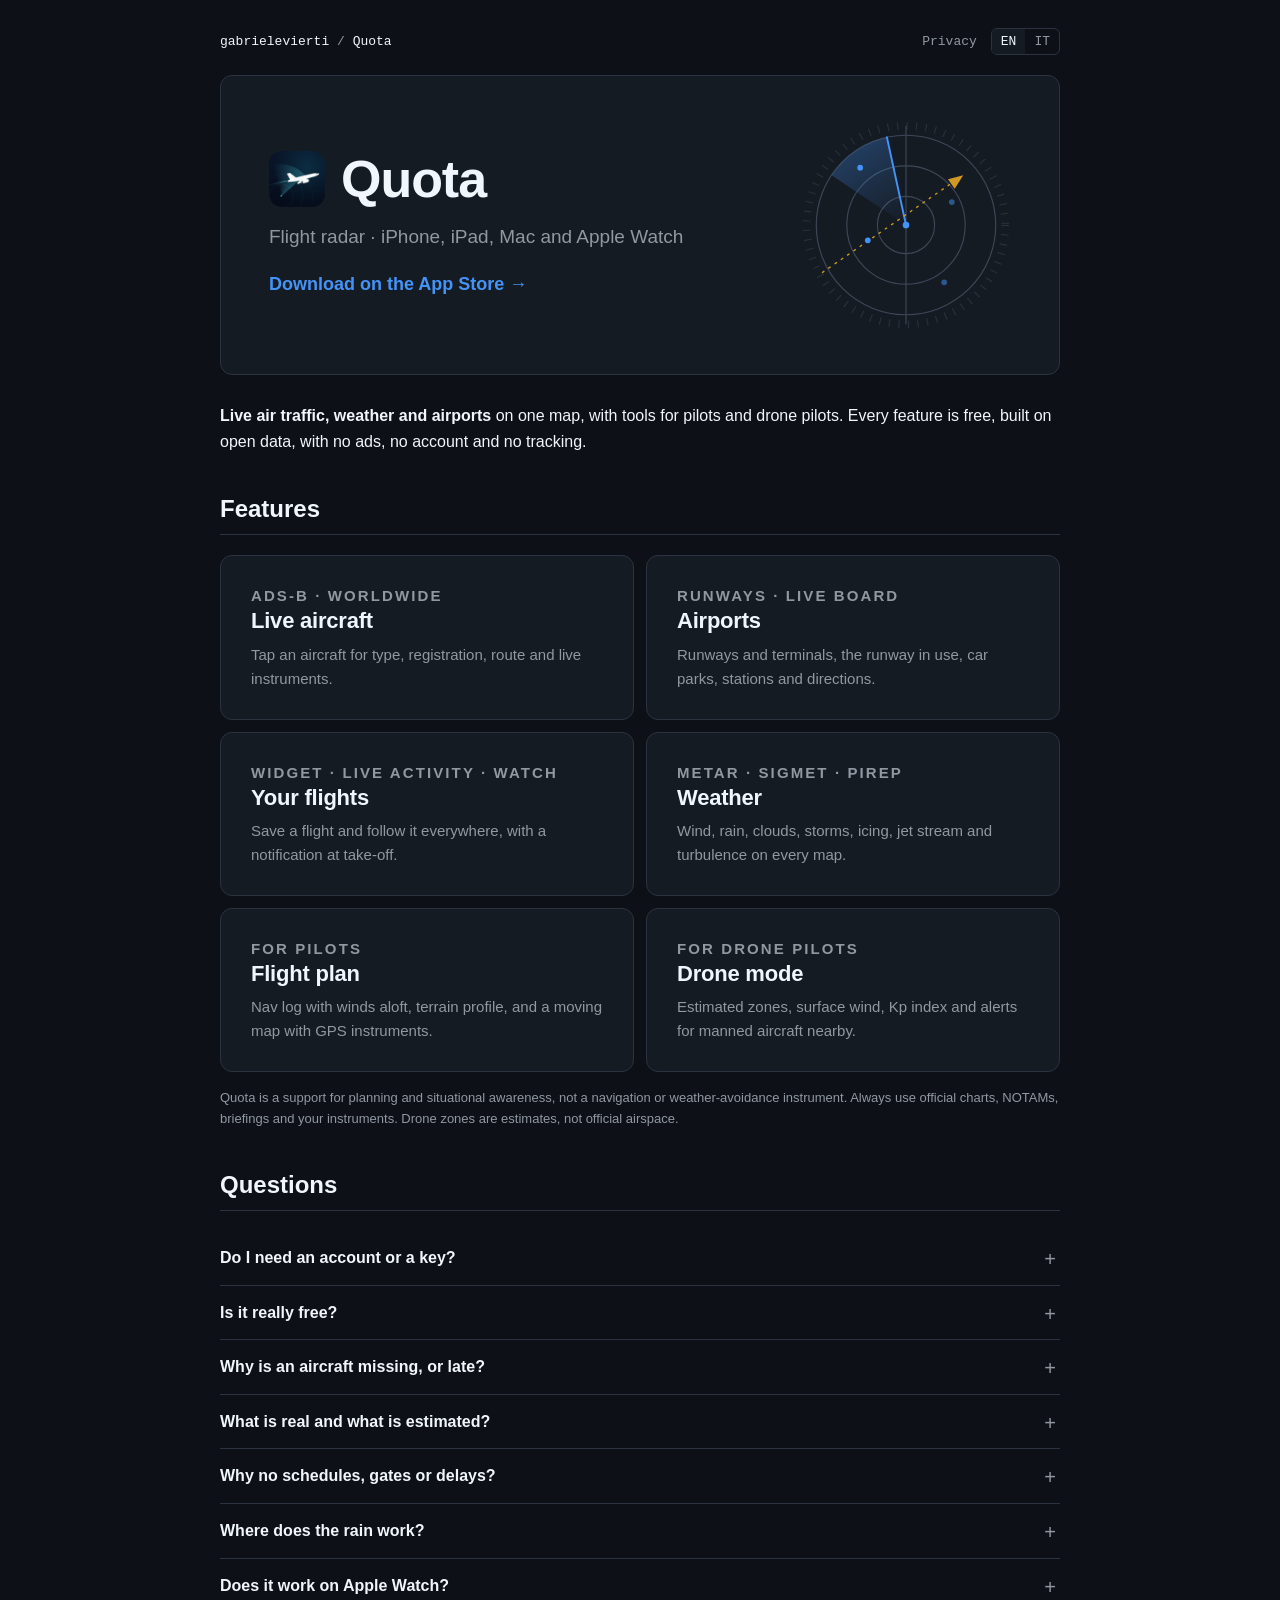
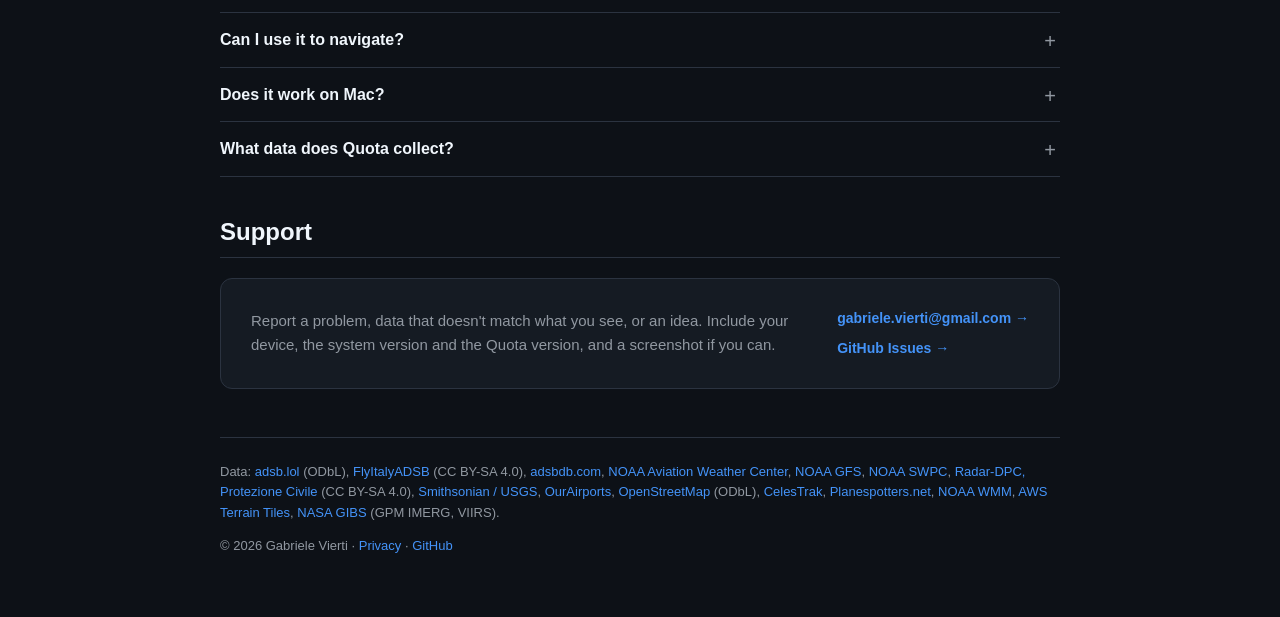
<file: index.html>
<!DOCTYPE html>
<html lang="en" data-lang="en">
<head>
<meta charset="utf-8">
<meta name="viewport" content="width=device-width, initial-scale=1">
<title>Quota – Flight Radar</title>
<meta name="description" content="Quota – Flight Radar for iPhone, iPad, Mac and Apple Watch: live aircraft worldwide, weather layers, airports, tools for pilots and drone pilots. Free, with no ads, no account and no tracking.">
<meta name="theme-color" content="#0d1117">
<meta property="og:title" content="Quota – Flight Radar">
<meta property="og:description" content="Live air traffic, weather and airports for iPhone, iPad, Mac and Apple Watch. Free, no account.">
<meta property="og:image" content="og-image.jpg">
<meta name="twitter:card" content="summary_large_image">
<link rel="icon" href="favicon.png">
<link rel="apple-touch-icon" href="apple-touch-icon.png">
<link rel="stylesheet" href="style.css">
<script src="app.js" defer></script>
</head>
<body>
<div class="wrap">

<header class="bar">
  <a class="path" href="https://github.com/gabrielevierti">gabrielevierti <span>/</span> Quota</a>
  <div class="side">
    <a href="privacy.html">Privacy</a>
    <div class="langs" role="group" aria-label="Language">
      <button type="button" data-set="en">EN</button>
      <button type="button" data-set="it">IT</button>
    </div>
  </div>
</header>

<main>

  <section class="card hero">
    <div>
      <div class="name"><img src="icon.png" alt=""><h1>Quota</h1></div>
      <p class="sub"><span lang="en">Flight radar · iPhone, iPad, Mac and Apple Watch</span><span lang="it">Radar dei voli · iPhone, iPad, Mac e Apple Watch</span></p>
      <p class="tag"><a data-appstore href="https://apps.apple.com/app/id6832491263"><span lang="en">Download on the App Store →</span><span lang="it">Scarica dall'App Store →</span></a></p>
    </div>
    <svg viewBox="0 0 220 220" fill="none" aria-hidden="true">
      <defs><linearGradient id="sweep" x1="110" y1="110" x2="60" y2="30" gradientUnits="userSpaceOnUse"><stop stop-color="#4493f8" stop-opacity="0"/><stop offset="1" stop-color="#4493f8" stop-opacity=".28"/></linearGradient></defs>
      <circle cx="110" cy="110" r="104" stroke="#2b3340" stroke-width="8" stroke-dasharray="1 9"/>
      <g stroke="#3d4757" stroke-width="1.2">
        <circle cx="110" cy="110" r="94"/><circle cx="110" cy="110" r="62"/><circle cx="110" cy="110" r="30"/>
        <path d="M110 6V214"/>
      </g>
      <path d="M110 110L90 18A94 94 0 0 0 32 58Z" fill="url(#sweep)"/>
      <path d="M110 110L90 18" stroke="#4493f8" stroke-width="2" stroke-linecap="round"/>
      <path d="M22 160L158 66" stroke="#d29922" stroke-width="1.4" stroke-dasharray="3 5"/>
      <path d="M170 58L154 62L161 72Z" fill="#d29922"/>
      <g fill="#4493f8"><circle cx="110" cy="110" r="3.5"/><circle cx="62" cy="50" r="3"/><circle cx="70" cy="126" r="3"/><circle cx="150" cy="170" r="3" opacity=".5"/><circle cx="158" cy="86" r="3" opacity=".5"/></g>
    </svg>
  </section>

  <p class="intro" lang="en"><b>Live air traffic, weather and airports</b> on one map, with tools for pilots and drone pilots. Every feature is free, built on open data, with no ads, no account and no tracking.</p>
  <p class="intro" lang="it"><b>Traffico aereo in diretta, meteo e aeroporti</b> su una sola mappa, con strumenti per piloti e piloti di droni. Ogni funzione è gratis, su dati aperti, senza pubblicità, account o tracciamento.</p>

  <h2 id="features"><span lang="en">Features</span><span lang="it">Funzioni</span></h2>
  <div class="grid">
    <div class="card">
      <p class="eyebrow">ADS-B · <span lang="en">Worldwide</span><span lang="it">Tutto il mondo</span></p>
      <h3><span lang="en">Live aircraft</span><span lang="it">Aerei in diretta</span></h3>
      <p lang="en">Tap an aircraft for type, registration, route and live instruments.</p>
      <p lang="it">Tocchi un aereo per tipo, marche, rotta e strumenti in movimento.</p>
    </div>
    <div class="card">
      <p class="eyebrow"><span lang="en">Runways · Live board</span><span lang="it">Piste · Tabellone</span></p>
      <h3><span lang="en">Airports</span><span lang="it">Aeroporti</span></h3>
      <p lang="en">Runways and terminals, the runway in use, car parks, stations and directions.</p>
      <p lang="it">Piste e terminal, la pista in uso, parcheggi, stazioni e indicazioni.</p>
    </div>
    <div class="card">
      <p class="eyebrow">Widget · Live Activity · Watch</p>
      <h3><span lang="en">Your flights</span><span lang="it">I tuoi voli</span></h3>
      <p lang="en">Save a flight and follow it everywhere, with a notification at take-off.</p>
      <p lang="it">Salvi un volo e lo segui ovunque, con una notifica al decollo.</p>
    </div>
    <div class="card">
      <p class="eyebrow">METAR · SIGMET · PIREP</p>
      <h3><span lang="en">Weather</span><span lang="it">Meteo</span></h3>
      <p lang="en">Wind, rain, clouds, storms, icing, jet stream and turbulence on every map.</p>
      <p lang="it">Vento, pioggia, nuvole, temporali, ghiaccio, corrente a getto e turbolenza su ogni mappa.</p>
    </div>
    <div class="card">
      <p class="eyebrow"><span lang="en">For pilots</span><span lang="it">Per piloti</span></p>
      <h3><span lang="en">Flight plan</span><span lang="it">Piano di volo</span></h3>
      <p lang="en">Nav log with winds aloft, terrain profile, and a moving map with GPS instruments.</p>
      <p lang="it">Log di navigazione con venti in quota, profilo del terreno e mappa mobile con strumenti GPS.</p>
    </div>
    <div class="card">
      <p class="eyebrow"><span lang="en">For drone pilots</span><span lang="it">Per piloti di droni</span></p>
      <h3><span lang="en">Drone mode</span><span lang="it">Modalità drone</span></h3>
      <p lang="en">Estimated zones, surface wind, Kp index and alerts for manned aircraft nearby.</p>
      <p lang="it">Zone stimate, vento al suolo, indice Kp e avvisi per gli aerei con pilota vicini.</p>
    </div>
  </div>
  <p class="fine" lang="en">Quota is a support for planning and situational awareness, not a navigation or weather-avoidance instrument. Always use official charts, NOTAMs, briefings and your instruments. Drone zones are estimates, not official airspace.</p>
  <p class="fine" lang="it">Quota è un supporto alla pianificazione e alla consapevolezza della situazione, non uno strumento di navigazione né per evitare il maltempo. Usa sempre carte ufficiali, NOTAM, briefing e i tuoi strumenti. Le zone per i droni sono stime, non spazio aereo ufficiale.</p>

  <h2 id="faq"><span lang="en">Questions</span><span lang="it">Domande</span></h2>
  <div lang="en">
    <details><summary>Do I need an account or a key?</summary>
      <p>No. Aircraft appear right away, worldwide, from adsb.lol.</p></details>
    <details><summary>Is it really free?</summary>
      <p>Yes, every feature. The data sources are free and open, and the only service Quota runs, for take-off alerts, fits in a free plan, so there's nothing to pay for.</p></details>
    <details><summary>Why is an aircraft missing, or late?</summary>
      <p>Coverage depends on volunteers with receivers: dense over Italy and much of Europe, thinner elsewhere. Some aircraft don't broadcast their position, and positions are a few seconds old.</p></details>
    <details><summary>What is real and what is estimated?</summary>
      <p>Real: positions, altitude, speed and callsign, broadcast by the aircraft and received by volunteers. Estimated, and marked as such: arrival times, take-off times worked out from distance, the turbulence map, rain outside Italy and the usual route of a callsign, which is a habit, not today's flight plan. When Quota has nothing reliable, it shows nothing.</p></details>
    <details><summary>Why no schedules, gates or delays?</summary>
      <p>ADS-B doesn't carry them. Arrival times in Quota are estimates, and they're labelled that way.</p></details>
    <details><summary>Where does the rain work?</summary>
      <p>Everywhere. Over Italy it's the Civil Protection radar; elsewhere it's an estimate from the NOAA GFS forecast, and the legend says which. Use it to keep an eye on things, not to avoid weather.</p></details>
    <details><summary>Does it work on Apple Watch?</summary>
      <p>Yes. The aircraft you follow on the radar and your saved flights show up on the watch, with complications.</p></details>
    <details><summary>Can I use it to navigate?</summary>
      <p>No. The pilot and drone tools are there to help you plan and keep an eye on things. Use official charts, NOTAMs, briefings, your instruments and ATC.</p></details>
    <details><summary>Does it work on Mac?</summary>
      <p>Yes, on Macs with Apple silicon, as the iPad app. What needs a camera, motion sensors or GPS is hidden there.</p></details>
    <details><summary>What data does Quota collect?</summary>
      <p>None. Your saved items, log and settings stay on your devices and, if sync is on, in your own iCloud, which the developer can't read. Details in the <a href="privacy.html">privacy policy</a>.</p></details>
  </div>
  <div lang="it">
    <details><summary>Serve un account o una chiave?</summary>
      <p>No. Gli aerei compaiono subito, in tutto il mondo, da adsb.lol.</p></details>
    <details><summary>È davvero gratis?</summary>
      <p>Sì, ogni funzione. Le fonti dei dati sono aperte e gratuite, e l'unico servizio di Quota, per gli avvisi di decollo, sta in un piano gratuito, quindi non c'è niente da pagare.</p></details>
    <details><summary>Perché un aereo manca o è in ritardo?</summary>
      <p>La copertura dipende da volontari con un ricevitore: fitta sull'Italia e su gran parte dell'Europa, più rada altrove. Alcuni aerei non trasmettono la posizione, e le posizioni hanno qualche secondo.</p></details>
    <details><summary>Cosa è reale e cosa è stimato?</summary>
      <p>Reali: posizione, quota, velocità e nominativo, trasmessi dall'aereo e ricevuti da volontari. Stimati, e indicati come tali: orari di arrivo, orari di decollo calcolati dalla distanza, la mappa della turbolenza, la pioggia fuori dall'Italia e la rotta abituale di un nominativo, che è un'abitudine e non il piano di volo di oggi. Quando Quota non ha niente di affidabile, non mostra niente.</p></details>
    <details><summary>Perché niente orari, gate o ritardi?</summary>
      <p>L'ADS-B non li trasmette. Gli orari di arrivo in Quota sono stime, e sono scritti come tali.</p></details>
    <details><summary>Dove funziona la pioggia?</summary>
      <p>Ovunque. Sull'Italia è il radar della Protezione Civile; altrove è una stima dalla previsione NOAA GFS, e la legenda dice quale delle due. Usala per tenere d'occhio la situazione, non per evitare il maltempo.</p></details>
    <details><summary>Funziona su Apple Watch?</summary>
      <p>Sì. L'aereo che segui sul radar e i voli salvati compaiono sull'orologio, con le complicazioni.</p></details>
    <details><summary>Posso usarla per navigare?</summary>
      <p>No. Gli strumenti per piloti e droni servono a pianificare e a tenere d'occhio la situazione. Usa carte ufficiali, NOTAM, briefing, i tuoi strumenti e l'ATC.</p></details>
    <details><summary>Funziona su Mac?</summary>
      <p>Sì, sui Mac con Apple silicon, come app per iPad. Lì è nascosto quello che richiede fotocamera, sensori di movimento o GPS.</p></details>
    <details><summary>Quali dati raccoglie Quota?</summary>
      <p>Nessuno. Salvati, storico e impostazioni restano sui tuoi dispositivi e, se la sincronizzazione è attiva, nel tuo iCloud, che lo sviluppatore non può leggere. I dettagli nell'<a href="privacy.html">informativa sulla privacy</a>.</p></details>
  </div>

  <h2 id="support"><span lang="en">Support</span><span lang="it">Supporto</span></h2>
  <div class="card support">
    <div>
      <p lang="en">Report a problem, data that doesn't match what you see, or an idea. Include your device, the system version and the Quota version, and a screenshot if you can.</p>
      <p lang="it">Segnala un problema, un dato che non corrisponde a quello che vedi o un'idea. Indica dispositivo, versione del sistema e versione di Quota, e se puoi allega uno screenshot.</p>
    </div>
    <div class="links">
      <a href="mailto:gabriele.vierti@gmail.com?subject=Quota">gabriele.vierti@gmail.com →</a>
      <a href="https://github.com/gabrielevierti/quota-support/issues">GitHub Issues →</a>
    </div>
  </div>

</main>

<footer>
  <p>
    <span lang="en">Data:</span><span lang="it">Dati:</span>
    <a href="https://adsb.lol">adsb.lol</a> (ODbL),
    <a href="https://flyitalyadsb.com">FlyItalyADSB</a> (CC BY-SA 4.0),
    <a href="https://www.adsbdb.com">adsbdb.com</a>,
    <a href="https://aviationweather.gov">NOAA Aviation Weather Center</a>,
    <a href="https://nomads.ncep.noaa.gov">NOAA GFS</a>,
    <a href="https://www.swpc.noaa.gov">NOAA SWPC</a>,
    <a href="https://radar.protezionecivile.it">Radar-DPC, Protezione Civile</a> (CC BY-SA 4.0),
    <a href="https://volcano.si.edu">Smithsonian / USGS</a>,
    <a href="https://ourairports.com">OurAirports</a>,
    <a href="https://www.openstreetmap.org/copyright">OpenStreetMap</a> (ODbL),
    <a href="https://celestrak.org">CelesTrak</a>,
    <a href="https://www.planespotters.net">Planespotters.net</a>,
    <a href="https://www.ncei.noaa.gov/products/world-magnetic-model">NOAA WMM</a>,
    <a href="https://registry.opendata.aws/terrain-tiles/">AWS Terrain Tiles</a>,
    <a href="https://earthdata.nasa.gov">NASA GIBS</a> (GPM IMERG, VIIRS).
  </p>
  <p>© <span data-year>2026</span> Gabriele Vierti · <a href="privacy.html">Privacy</a> · <a href="https://github.com/gabrielevierti/quota-support">GitHub</a></p>
</footer>

</div>
</body>
</html>
</file>
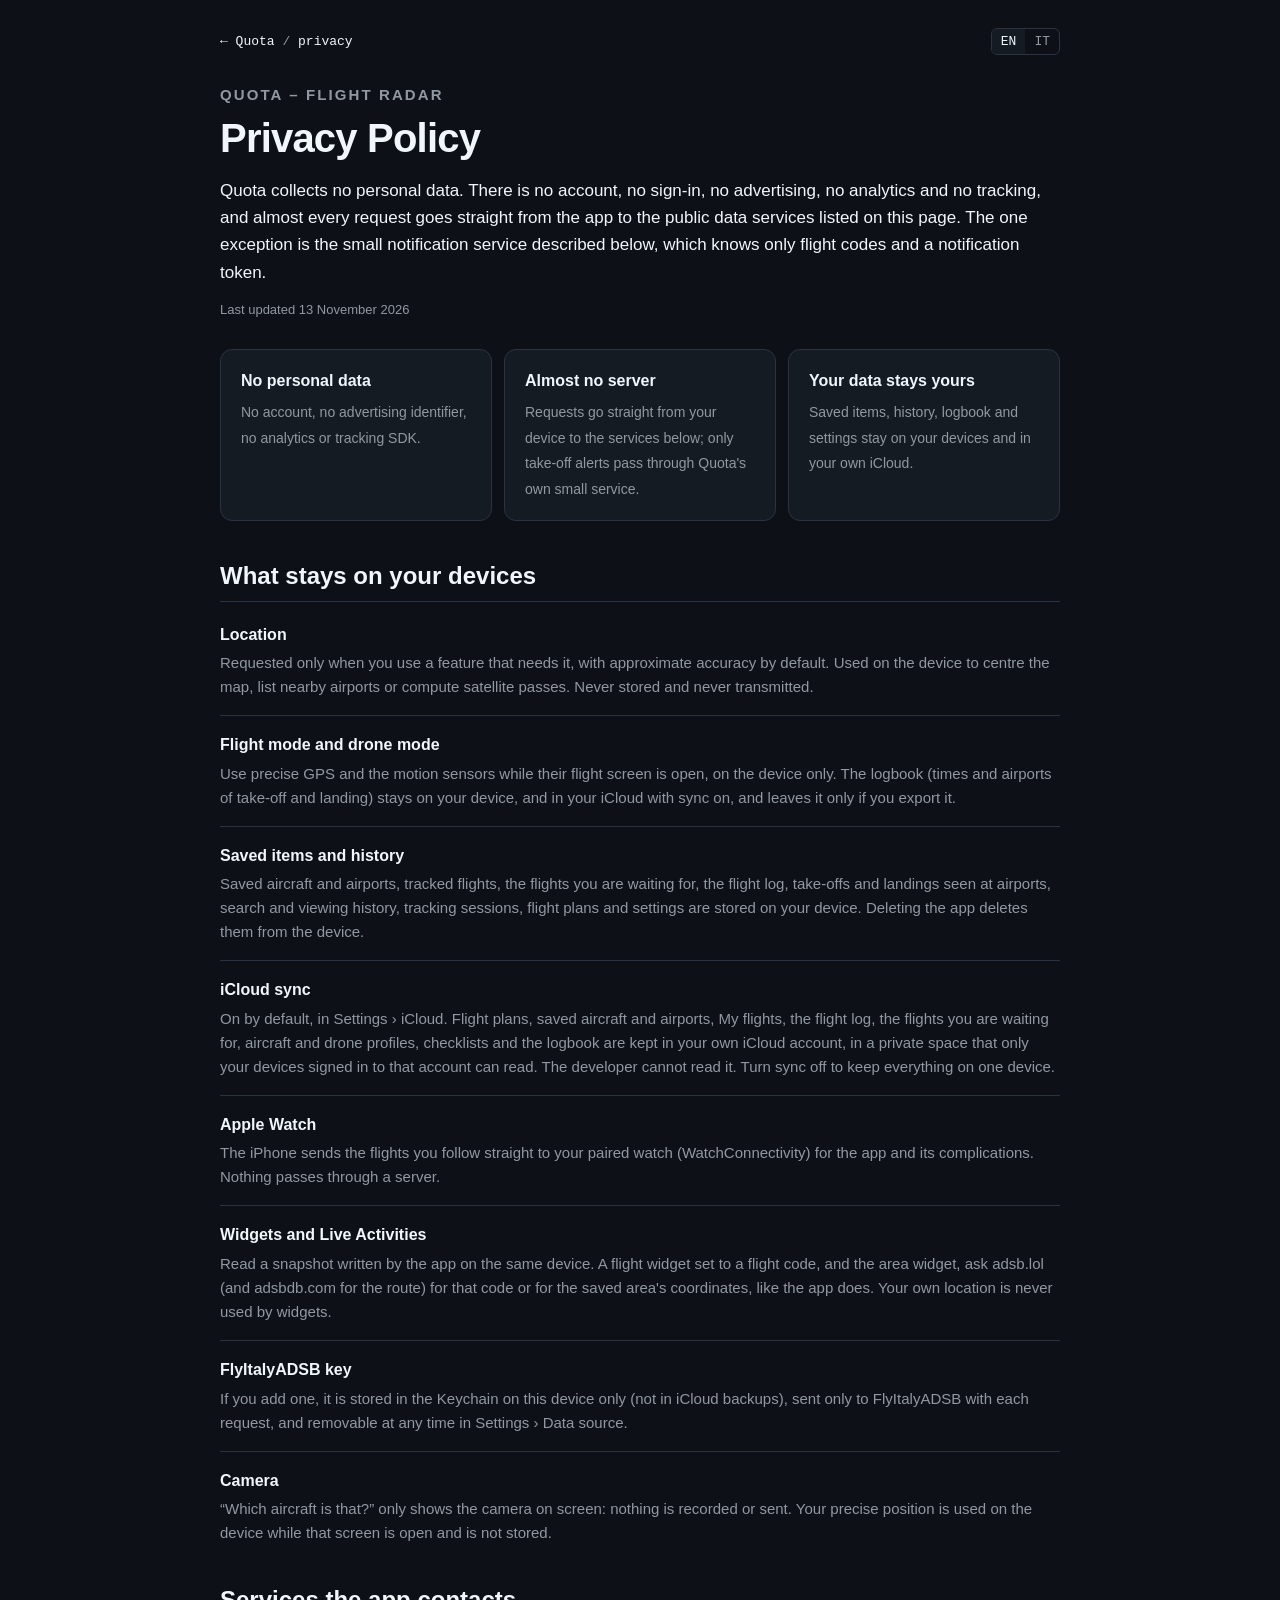
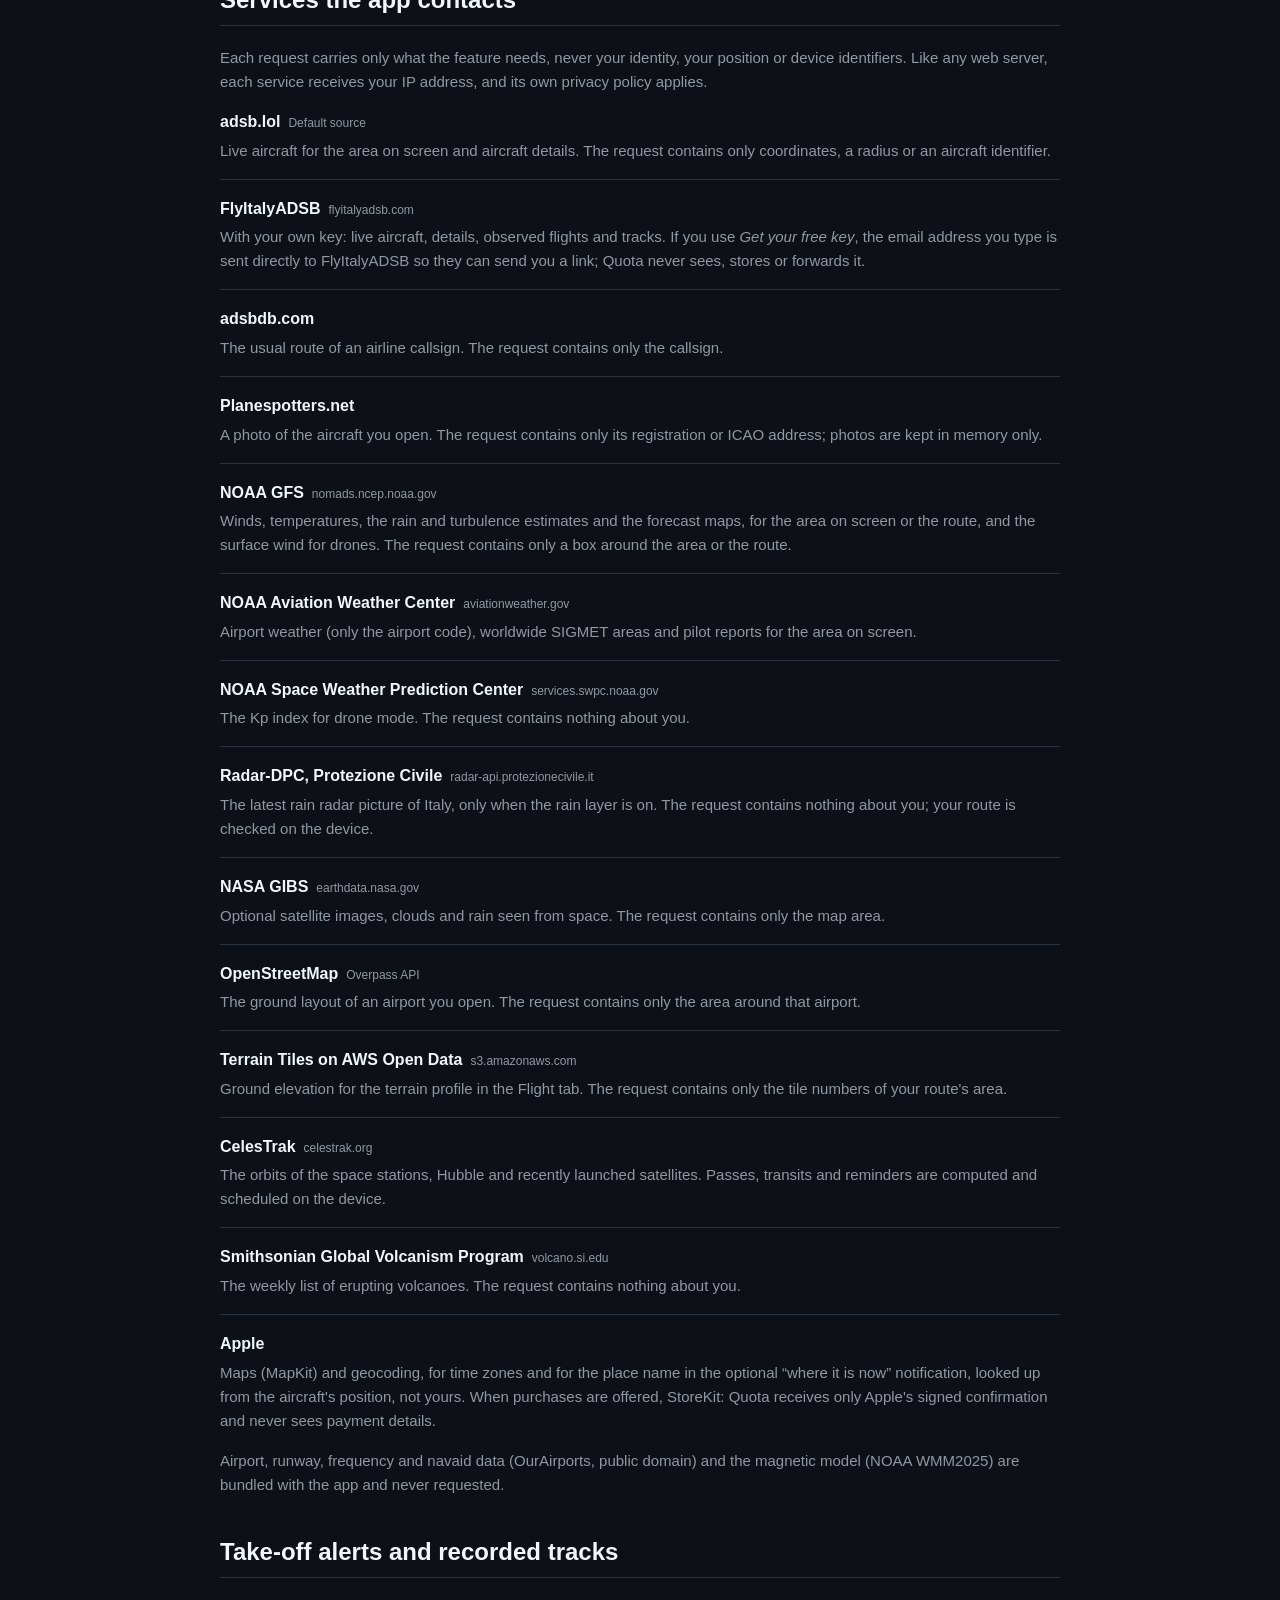
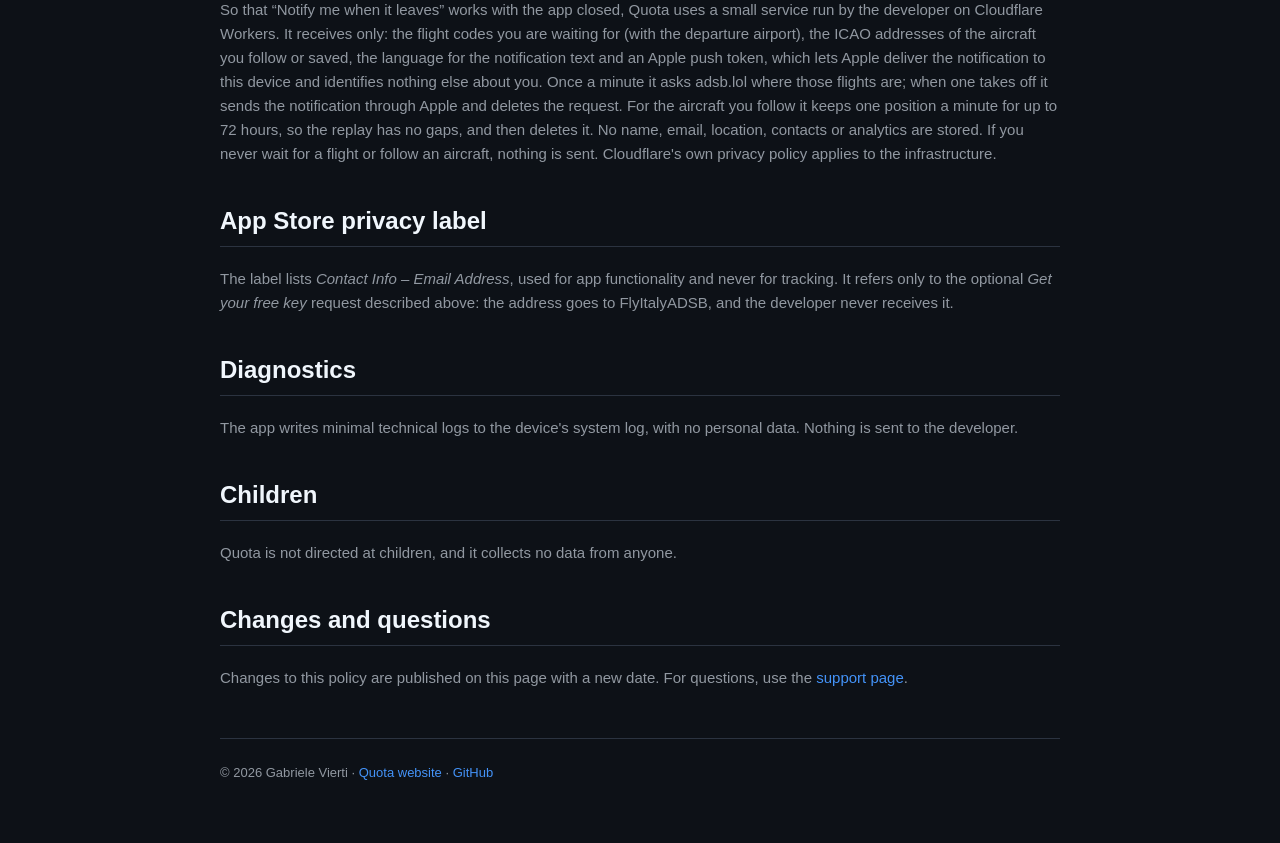
<file: privacy.html>
<!DOCTYPE html>
<html lang="en" data-lang="en">
<head>
<meta charset="utf-8">
<meta name="viewport" content="width=device-width, initial-scale=1">
<title>Privacy Policy · Quota – Flight Radar</title>
<meta name="description" content="Quota collects no personal data: no account, no analytics, no tracking.">
<meta name="theme-color" content="#0d1117">
<link rel="icon" href="favicon.png">
<link rel="apple-touch-icon" href="apple-touch-icon.png">
<link rel="stylesheet" href="style.css">
<script src="app.js" defer></script>
</head>
<body>
<div class="wrap">

<header class="bar">
  <a class="path" href="index.html">← Quota <span>/</span> privacy</a>
  <div class="side">
    <div class="langs" role="group" aria-label="Lingua / Language">
      <button type="button" data-set="en">EN</button>
      <button type="button" data-set="it">IT</button>
    </div>
  </div>
</header>

<main class="policy">

  <!-- English -->
  <div lang="en">
    <section class="policy-hero">
      <div class="wrap narrow">
        <p class="eyebrow">Quota – Flight Radar</p>
        <h1>Privacy Policy</h1>
        <p class="lead">Quota collects no personal data. There is no account, no sign-in, no advertising, no analytics and no tracking, and almost every request goes straight from the app to the public data services listed on this page. The one exception is the small notification service described below, which knows only flight codes and a notification token.</p>
        <p class="date">Last updated 13 November 2026</p>
      </div>
    </section>

    <section class="wrap narrow">
      <ul class="summary">
        <li><b>No personal data</b><span>No account, no advertising identifier, no analytics or tracking SDK.</span></li>
        <li><b>Almost no server</b><span>Requests go straight from your device to the services below; only take-off alerts pass through Quota's own small service.</span></li>
        <li><b>Your data stays yours</b><span>Saved items, history, logbook and settings stay on your devices and in your own iCloud.</span></li>
      </ul>

      <h2>What stays on your devices</h2>
      <dl class="rows">
        <dt>Location</dt>
        <dd>Requested only when you use a feature that needs it, with approximate accuracy by default. Used on the device to centre the map, list nearby airports or compute satellite passes. Never stored and never transmitted.</dd>
        <dt>Flight mode and drone mode</dt>
        <dd>Use precise GPS and the motion sensors while their flight screen is open, on the device only. The logbook (times and airports of take-off and landing) stays on your device, and in your iCloud with sync on, and leaves it only if you export it.</dd>
        <dt>Saved items and history</dt>
        <dd>Saved aircraft and airports, tracked flights, the flights you are waiting for, the flight log, take-offs and landings seen at airports, search and viewing history, tracking sessions, flight plans and settings are stored on your device. Deleting the app deletes them from the device.</dd>
        <dt>iCloud sync</dt>
        <dd>On by default, in Settings › iCloud. Flight plans, saved aircraft and airports, My flights, the flight log, the flights you are waiting for, aircraft and drone profiles, checklists and the logbook are kept in your own iCloud account, in a private space that only your devices signed in to that account can read. The developer cannot read it. Turn sync off to keep everything on one device.</dd>
        <dt>Apple Watch</dt>
        <dd>The iPhone sends the flights you follow straight to your paired watch (WatchConnectivity) for the app and its complications. Nothing passes through a server.</dd>
        <dt>Widgets and Live Activities</dt>
        <dd>Read a snapshot written by the app on the same device. A flight widget set to a flight code, and the area widget, ask adsb.lol (and adsbdb.com for the route) for that code or for the saved area's coordinates, like the app does. Your own location is never used by widgets.</dd>
        <dt>FlyItalyADSB key</dt>
        <dd>If you add one, it is stored in the Keychain on this device only (not in iCloud backups), sent only to FlyItalyADSB with each request, and removable at any time in Settings › Data source.</dd>
        <dt>Camera</dt>
        <dd>“Which aircraft is that?” only shows the camera on screen: nothing is recorded or sent. Your precise position is used on the device while that screen is open and is not stored.</dd>
      </dl>

      <h2>Services the app contacts</h2>
      <p>Each request carries only what the feature needs, never your identity, your position or device identifiers. Like any web server, each service receives your IP address, and its own privacy policy applies.</p>
      <dl class="rows">
        <dt>adsb.lol<small>Default source</small></dt>
        <dd>Live aircraft for the area on screen and aircraft details. The request contains only coordinates, a radius or an aircraft identifier.</dd>
        <dt>FlyItalyADSB<small>flyitalyadsb.com</small></dt>
        <dd>With your own key: live aircraft, details, observed flights and tracks. If you use <em>Get your free key</em>, the email address you type is sent directly to FlyItalyADSB so they can send you a link; Quota never sees, stores or forwards it.</dd>
        <dt>adsbdb.com</dt>
        <dd>The usual route of an airline callsign. The request contains only the callsign.</dd>
        <dt>Planespotters.net</dt>
        <dd>A photo of the aircraft you open. The request contains only its registration or ICAO address; photos are kept in memory only.</dd>
        <dt>NOAA GFS<small>nomads.ncep.noaa.gov</small></dt>
        <dd>Winds, temperatures, the rain and turbulence estimates and the forecast maps, for the area on screen or the route, and the surface wind for drones. The request contains only a box around the area or the route.</dd>
        <dt>NOAA Aviation Weather Center<small>aviationweather.gov</small></dt>
        <dd>Airport weather (only the airport code), worldwide SIGMET areas and pilot reports for the area on screen.</dd>
        <dt>NOAA Space Weather Prediction Center<small>services.swpc.noaa.gov</small></dt>
        <dd>The Kp index for drone mode. The request contains nothing about you.</dd>
        <dt>Radar-DPC, Protezione Civile<small>radar-api.protezionecivile.it</small></dt>
        <dd>The latest rain radar picture of Italy, only when the rain layer is on. The request contains nothing about you; your route is checked on the device.</dd>
        <dt>NASA GIBS<small>earthdata.nasa.gov</small></dt>
        <dd>Optional satellite images, clouds and rain seen from space. The request contains only the map area.</dd>
        <dt>OpenStreetMap<small>Overpass API</small></dt>
        <dd>The ground layout of an airport you open. The request contains only the area around that airport.</dd>
        <dt>Terrain Tiles on AWS Open Data<small>s3.amazonaws.com</small></dt>
        <dd>Ground elevation for the terrain profile in the Flight tab. The request contains only the tile numbers of your route's area.</dd>
        <dt>CelesTrak<small>celestrak.org</small></dt>
        <dd>The orbits of the space stations, Hubble and recently launched satellites. Passes, transits and reminders are computed and scheduled on the device.</dd>
        <dt>Smithsonian Global Volcanism Program<small>volcano.si.edu</small></dt>
        <dd>The weekly list of erupting volcanoes. The request contains nothing about you.</dd>
        <dt>Apple</dt>
        <dd>Maps (MapKit) and geocoding, for time zones and for the place name in the optional “where it is now” notification, looked up from the aircraft's position, not yours. When purchases are offered, StoreKit: Quota receives only Apple's signed confirmation and never sees payment details.</dd>
      </dl>
      <p>Airport, runway, frequency and navaid data (OurAirports, public domain) and the magnetic model (NOAA WMM2025) are bundled with the app and never requested.</p>

      <h2>Take-off alerts and recorded tracks</h2>
      <p>So that “Notify me when it leaves” works with the app closed, Quota uses a small service run by the developer on Cloudflare Workers. It receives only: the flight codes you are waiting for (with the departure airport), the ICAO addresses of the aircraft you follow or saved, the language for the notification text and an Apple push token, which lets Apple deliver the notification to this device and identifies nothing else about you. Once a minute it asks adsb.lol where those flights are; when one takes off it sends the notification through Apple and deletes the request. For the aircraft you follow it keeps one position a minute for up to 72 hours, so the replay has no gaps, and then deletes it. No name, email, location, contacts or analytics are stored. If you never wait for a flight or follow an aircraft, nothing is sent. Cloudflare's own privacy policy applies to the infrastructure.</p>

      <h2>App Store privacy label</h2>
      <p>The label lists <em>Contact Info – Email Address</em>, used for app functionality and never for tracking. It refers only to the optional <em>Get your free key</em> request described above: the address goes to FlyItalyADSB, and the developer never receives it.</p>

      <h2>Diagnostics</h2>
      <p>The app writes minimal technical logs to the device's system log, with no personal data. Nothing is sent to the developer.</p>

      <h2>Children</h2>
      <p>Quota is not directed at children, and it collects no data from anyone.</p>

      <h2>Changes and questions</h2>
      <p>Changes to this policy are published on this page with a new date. For questions, use the <a href="index.html#support">support page</a>.</p>
    </section>
  </div>

  <!-- Italiano -->
  <div lang="it">
    <section class="policy-hero">
      <div class="wrap narrow">
        <p class="eyebrow">Quota – Flight Radar</p>
        <h1>Informativa sulla privacy</h1>
        <p class="lead">Quota non raccoglie dati personali. Nessun account, nessun accesso, nessuna pubblicità, nessuna analisi d'uso e nessun tracciamento, e quasi ogni richiesta va direttamente dall'app ai servizi pubblici elencati in questa pagina. L'unica eccezione è il piccolo servizio per le notifiche descritto sotto, che conosce solo codici di volo e un token per le notifiche.</p>
        <p class="date">Ultimo aggiornamento: 13 novembre 2026</p>
      </div>
    </section>

    <section class="wrap narrow">
      <ul class="summary">
        <li><b>Nessun dato personale</b><span>Nessun account, nessun identificatore pubblicitario, nessun SDK di analisi o tracciamento.</span></li>
        <li><b>Quasi nessun server</b><span>Le richieste vanno direttamente dal tuo dispositivo ai servizi elencati sotto; solo gli avvisi di decollo passano dal piccolo servizio di Quota.</span></li>
        <li><b>I tuoi dati restano tuoi</b><span>Salvati, cronologia, libretto e impostazioni restano sui tuoi dispositivi e nel tuo iCloud.</span></li>
      </ul>

      <h2>Cosa resta sui tuoi dispositivi</h2>
      <dl class="rows">
        <dt>Posizione</dt>
        <dd>Richiesta solo quando usi una funzione che ne ha bisogno, con precisione approssimativa di default. Usata sul dispositivo per centrare la mappa, elencare gli aeroporti vicini o calcolare i passaggi dei satelliti. Mai salvata e mai trasmessa.</dd>
        <dt>Modalità volo e modalità drone</dt>
        <dd>Usano il GPS preciso e i sensori di movimento mentre è aperta la loro schermata di volo, solo sul dispositivo. Il libretto (orari e aeroporti di decollo e atterraggio) resta sul tuo dispositivo, e nel tuo iCloud con la sincronizzazione attiva, e lo lascia solo se lo esporti tu.</dd>
        <dt>Salvati e cronologia</dt>
        <dd>Aerei e aeroporti salvati, voli seguiti, voli che aspetti, storico voli, decolli e atterraggi visti negli aeroporti, cronologia di ricerca e visualizzazione, sessioni di tracciamento, piani di volo e impostazioni restano sul tuo dispositivo. Eliminando l'app si eliminano dal dispositivo.</dd>
        <dt>Sincronizzazione iCloud</dt>
        <dd>Attiva di default, in Impostazioni › iCloud. Piani di volo, aerei e aeroporti salvati, I miei voli, lo storico voli, i voli che aspetti, i profili di aerei e droni, le checklist e il libretto sono conservati nel tuo account iCloud, in uno spazio privato che solo i tuoi dispositivi collegati a quell'account possono leggere. Lo sviluppatore non può leggerlo. Disattiva la sincronizzazione per tenere tutto su un solo dispositivo.</dd>
        <dt>Apple Watch</dt>
        <dd>L'iPhone invia i voli che segui direttamente all'orologio abbinato (WatchConnectivity), per l'app e le complicazioni. Niente passa da un server.</dd>
        <dt>Widget e Live Activity</dt>
        <dd>Leggono una fotografia scritta dall'app sullo stesso dispositivo. Un widget del volo impostato su un codice, e il widget dell'area, chiedono ad adsb.lol (e ad adsbdb.com per la rotta) quel codice o le coordinate dell'area salvata, come fa l'app. La tua posizione non viene mai usata dai widget.</dd>
        <dt>Chiave FlyItalyADSB</dt>
        <dd>Se ne aggiungi una, è conservata nel Portachiavi solo su questo dispositivo (non nei backup iCloud), inviata solo a FlyItalyADSB a ogni richiesta e rimovibile in qualsiasi momento in Impostazioni › Fonte dati.</dd>
        <dt>Fotocamera</dt>
        <dd>“Che aereo è quello?” mostra la fotocamera solo sullo schermo: niente viene registrato o inviato. La tua posizione precisa è usata sul dispositivo mentre la schermata è aperta e non viene salvata.</dd>
      </dl>

      <h2>Servizi contattati dall'app</h2>
      <p>Ogni richiesta contiene solo ciò che serve alla funzione, mai la tua identità, la tua posizione o identificatori del dispositivo. Come ogni server web, ciascun servizio riceve il tuo indirizzo IP, e vale la sua informativa.</p>
      <dl class="rows">
        <dt>adsb.lol<small>Fonte predefinita</small></dt>
        <dd>Aerei in diretta per l'area visibile e dettagli degli aerei. La richiesta contiene solo coordinate, un raggio o un identificativo dell'aereo.</dd>
        <dt>FlyItalyADSB<small>flyitalyadsb.com</small></dt>
        <dd>Con la tua chiave: aerei in diretta, dettagli, voli osservati e tracce. Se usi <em>Ottieni la tua chiave gratuita</em>, l'email che digiti viene inviata direttamente a FlyItalyADSB per ricevere un link; Quota non la vede, non la salva e non la inoltra.</dd>
        <dt>adsbdb.com</dt>
        <dd>La rotta abituale di un nominativo di linea. La richiesta contiene solo il nominativo.</dd>
        <dt>Planespotters.net</dt>
        <dd>La foto dell'aereo che apri. La richiesta contiene solo marche o indirizzo ICAO; le foto restano solo in memoria.</dd>
        <dt>NOAA GFS<small>nomads.ncep.noaa.gov</small></dt>
        <dd>Venti, temperature, stime di pioggia e turbolenza e mappe di previsione, per l'area visibile o la rotta, e il vento al suolo per i droni. La richiesta contiene solo un riquadro attorno all'area o alla rotta.</dd>
        <dt>NOAA Aviation Weather Center<small>aviationweather.gov</small></dt>
        <dd>Meteo aeroportuale (solo il codice dell'aeroporto), aree SIGMET mondiali e rapporti dei piloti per l'area visibile.</dd>
        <dt>NOAA Space Weather Prediction Center<small>services.swpc.noaa.gov</small></dt>
        <dd>L'indice Kp per la modalità drone. La richiesta non contiene niente su di te.</dd>
        <dt>Radar-DPC, Protezione Civile<small>radar-api.protezionecivile.it</small></dt>
        <dd>L'ultima immagine del radar pioggia sull'Italia, solo con il livello pioggia attivo. La richiesta non contiene niente su di te; la rotta viene controllata sul dispositivo.</dd>
        <dt>NASA GIBS<small>earthdata.nasa.gov</small></dt>
        <dd>Immagini satellitari facoltative, nuvole e pioggia vista dallo spazio. La richiesta contiene solo l'area della mappa.</dd>
        <dt>OpenStreetMap<small>Overpass API</small></dt>
        <dd>La mappa a terra dell'aeroporto che apri. La richiesta contiene solo l'area intorno a quell'aeroporto.</dd>
        <dt>Terrain Tiles su AWS Open Data<small>s3.amazonaws.com</small></dt>
        <dd>L'altezza del terreno per il profilo nella scheda Volo. La richiesta contiene solo i numeri delle tessere dell'area della rotta.</dd>
        <dt>CelesTrak<small>celestrak.org</small></dt>
        <dd>Le orbite delle stazioni spaziali, di Hubble e dei satelliti lanciati di recente. Passaggi, transiti e promemoria sono calcolati e programmati sul dispositivo.</dd>
        <dt>Smithsonian Global Volcanism Program<small>volcano.si.edu</small></dt>
        <dd>L'elenco settimanale dei vulcani in eruzione. La richiesta non contiene niente su di te.</dd>
        <dt>Apple</dt>
        <dd>Mappe (MapKit) e geocodifica, per i fusi orari e per il nome del luogo nella notifica facoltativa “dove si trova ora”, cercato dalla posizione dell'aereo, non dalla tua. Quando sono offerti acquisti, StoreKit: Quota riceve solo la conferma firmata di Apple e non vede mai i dati di pagamento.</dd>
      </dl>
      <p>Dati di aeroporti, piste, frequenze e radioassistenze (OurAirports, pubblico dominio) e il modello magnetico (NOAA WMM2025) sono inclusi nell'app e mai richiesti.</p>

      <h2>Avvisi di decollo e tracce registrate</h2>
      <p>Perché “Avvisami quando parte” funzioni anche con l'app chiusa, Quota usa un piccolo servizio gestito dallo sviluppatore su Cloudflare Workers. Riceve solo: i codici dei voli che aspetti (con l'aeroporto di partenza), gli indirizzi ICAO degli aerei che segui o hai salvato, la lingua del testo della notifica e un token push di Apple, che permette ad Apple di consegnare la notifica a questo dispositivo e non identifica nient'altro di te. Una volta al minuto chiede ad adsb.lol dove sono quei voli; quando uno decolla invia la notifica tramite Apple e cancella la richiesta. Per gli aerei che segui conserva una posizione al minuto per al massimo 72 ore, così il replay non ha buchi, poi la cancella. Non vengono conservati nomi, email, posizione, contatti né dati d'uso. Se non aspetti voli e non segui aerei, non viene inviato nulla. Per l'infrastruttura vale l'informativa di Cloudflare.</p>

      <h2>Etichetta privacy dell'App Store</h2>
      <p>L'etichetta indica <em>Informazioni di contatto – Indirizzo email</em>, usato per il funzionamento dell'app e mai per il tracciamento. Riguarda solo la richiesta facoltativa <em>Ottieni la tua chiave gratuita</em> descritta sopra: l'indirizzo va a FlyItalyADSB e lo sviluppatore non lo riceve mai.</p>

      <h2>Diagnostica</h2>
      <p>L'app scrive log tecnici minimi nel registro di sistema del dispositivo, senza dati personali. Nulla viene inviato allo sviluppatore.</p>

      <h2>Minori</h2>
      <p>Quota non è rivolta ai minori e non raccoglie dati da nessuno.</p>

      <h2>Modifiche e domande</h2>
      <p>Le modifiche a questa informativa sono pubblicate in questa pagina con una nuova data. Per domande, usa il <a href="index.html#support">pagina di supporto</a>.</p>
    </section>
  </div>


</main>

<footer>
  <p>© <span data-year>2026</span> Gabriele Vierti · <a href="index.html"><span lang="en">Quota website</span><span lang="it">Sito di Quota</span></a> · <a href="https://github.com/gabrielevierti/quota-support">GitHub</a></p>
</footer>

</div>
</body>
</html>
</file>
<file: style.css>
/* Stesso stile del README GitHub di gabrielevierti: scuro, schede con bordo, niente fronzoli. */
:root {
  --bg: #0d1117;
  --card: #151b23;
  --line: #2b3340;
  --text: #f0f6fc;
  --muted: #9198a1;
  --blue: #4493f8;
  color-scheme: dark;
}

* { box-sizing: border-box; }
html { -webkit-text-size-adjust: 100%; scroll-behavior: smooth; }
body {
  margin: 0;
  background: var(--bg);
  color: var(--text);
  font: 16px/1.6 -apple-system, BlinkMacSystemFont, "Segoe UI", "Noto Sans", Helvetica, Arial, sans-serif;
}

/* Lingua: app.js imposta data-lang su <html> */
html[data-lang="it"] [lang="en"],
html[data-lang="en"] [lang="it"] { display: none; }

a { color: var(--blue); text-decoration: none; }
a:hover { text-decoration: underline; }
b, strong { font-weight: 600; }

.wrap { max-width: 880px; margin: 0 auto; padding: 0 20px; }

/* Barra in alto, come "gabrielevierti / README.md" */
.bar {
  display: flex; align-items: center; justify-content: space-between; gap: 16px;
  padding: 28px 0 20px;
  font: 13px/1 ui-monospace, SFMono-Regular, "SF Mono", Menlo, Consolas, monospace;
}
.bar a { color: var(--text); }
.bar .path span { color: var(--muted); }
.bar .side { display: flex; align-items: center; gap: 14px; }
.bar .side a { color: var(--muted); }
.langs { display: flex; border: 1px solid var(--line); border-radius: 6px; overflow: hidden; }
.langs button {
  font: inherit; color: var(--muted); background: none; border: 0;
  padding: 6px 9px; cursor: pointer;
}
html[data-lang="it"] .langs [data-set="it"],
html[data-lang="en"] .langs [data-set="en"] { background: var(--card); color: var(--text); }

/* Schede */
.card {
  background: var(--card);
  border: 1px solid var(--line);
  border-radius: 12px;
  padding: 28px 30px;
}

.hero { display: flex; align-items: center; justify-content: space-between; gap: 32px; padding: 44px 48px; }
.hero .name { display: flex; align-items: center; gap: 16px; }
.hero .name img { width: 56px; height: 56px; border-radius: 13px; }
.hero h1 { margin: 0; font-size: 52px; line-height: 1.1; font-weight: 700; letter-spacing: -0.02em; }
.hero .sub { margin: 14px 0 0; color: var(--muted); font-size: 19px; }
.hero .tag { color: var(--blue); margin: 18px 0 0; font-weight: 600; font-size: 18px; }
.hero .tag a { color: var(--blue); }
.hero svg { flex: none; width: 210px; height: auto; }

.intro { margin: 28px 0 0; }

h2 {
  margin: 40px 0 20px; padding-bottom: 10px;
  font-size: 24px; line-height: 1.25; font-weight: 600;
  border-bottom: 1px solid var(--line);
}

.grid { display: grid; grid-template-columns: 1fr 1fr; gap: 12px; }
.eyebrow {
  margin: 0 0 8px; color: var(--muted);
  font-size: 11px; font-weight: 600; letter-spacing: 0.14em; text-transform: uppercase;
}
.card h3 { margin: 0 0 8px; font-size: 22px; line-height: 1.2; font-weight: 700; letter-spacing: -0.01em; }
.card p { margin: 0; color: var(--muted); font-size: 15px; }
.card p + p { margin-top: 12px; }
.more { margin: 16px 0 0; color: var(--muted); font-size: 15px; }
.fine { margin: 16px 0 0; color: var(--muted); font-size: 13px; }

/* FAQ */
details { border-bottom: 1px solid var(--line); }
summary {
  list-style: none; cursor: pointer; padding: 14px 28px 14px 0;
  font-weight: 600; position: relative;
}
summary::-webkit-details-marker { display: none; }
summary::after { content: "+"; position: absolute; right: 4px; top: 12px; color: var(--muted); font-weight: 400; font-size: 20px; }
details[open] summary::after { content: "–"; }
details p { margin: 0 0 16px; color: var(--muted); font-size: 15px; }

/* Supporto */
.support { display: flex; align-items: center; justify-content: space-between; gap: 24px; }
.support .links { display: flex; flex-direction: column; align-items: flex-start; gap: 8px; flex: none; font-weight: 600; font-size: 14px; }

footer { margin: 48px 0 0; padding: 24px 0 48px; border-top: 1px solid var(--line); color: var(--muted); font-size: 13px; }
footer p { margin: 0 0 12px; }

/* Privacy */
.policy .wrap { padding: 0; }
.policy-hero { padding: 8px 0 0; }
.policy-hero h1 { margin: 0 0 16px; font-size: 40px; line-height: 1.15; font-weight: 700; letter-spacing: -0.02em; }
.policy .lead { margin: 0; font-size: 17px; }
.policy .date { margin: 14px 0 28px; color: var(--muted); font-size: 13px; }
.policy .back { display: none; }
.policy p { color: var(--muted); font-size: 15px; }
.policy p.lead { color: var(--text); }
.summary { list-style: none; margin: 0; padding: 0; display: grid; grid-template-columns: repeat(3, 1fr); gap: 12px; }
.summary li { background: var(--card); border: 1px solid var(--line); border-radius: 12px; padding: 18px 20px; }
.summary b { display: block; margin-bottom: 6px; }
.summary span { color: var(--muted); font-size: 14px; }
.rows { margin: 0; }
.rows dt { margin: 0 0 4px; font-weight: 600; }
.rows dt small { margin-left: 8px; color: var(--muted); font-weight: 400; font-size: 12px; }
.rows dd { margin: 0 0 16px; padding-bottom: 16px; border-bottom: 1px solid var(--line); color: var(--muted); font-size: 15px; }
.rows dd:last-child { border-bottom: 0; padding-bottom: 0; }

@media (max-width: 700px) {
  .hero { padding: 30px 24px; }
  .hero svg { display: none; }
  .hero h1 { font-size: 40px; }
  .hero .name img { width: 46px; height: 46px; border-radius: 11px; }
  .grid, .summary { grid-template-columns: 1fr; }
  .card { padding: 22px; }
  .support { flex-direction: column; align-items: flex-start; }
  .policy-hero h1 { font-size: 32px; }
}
</file>
